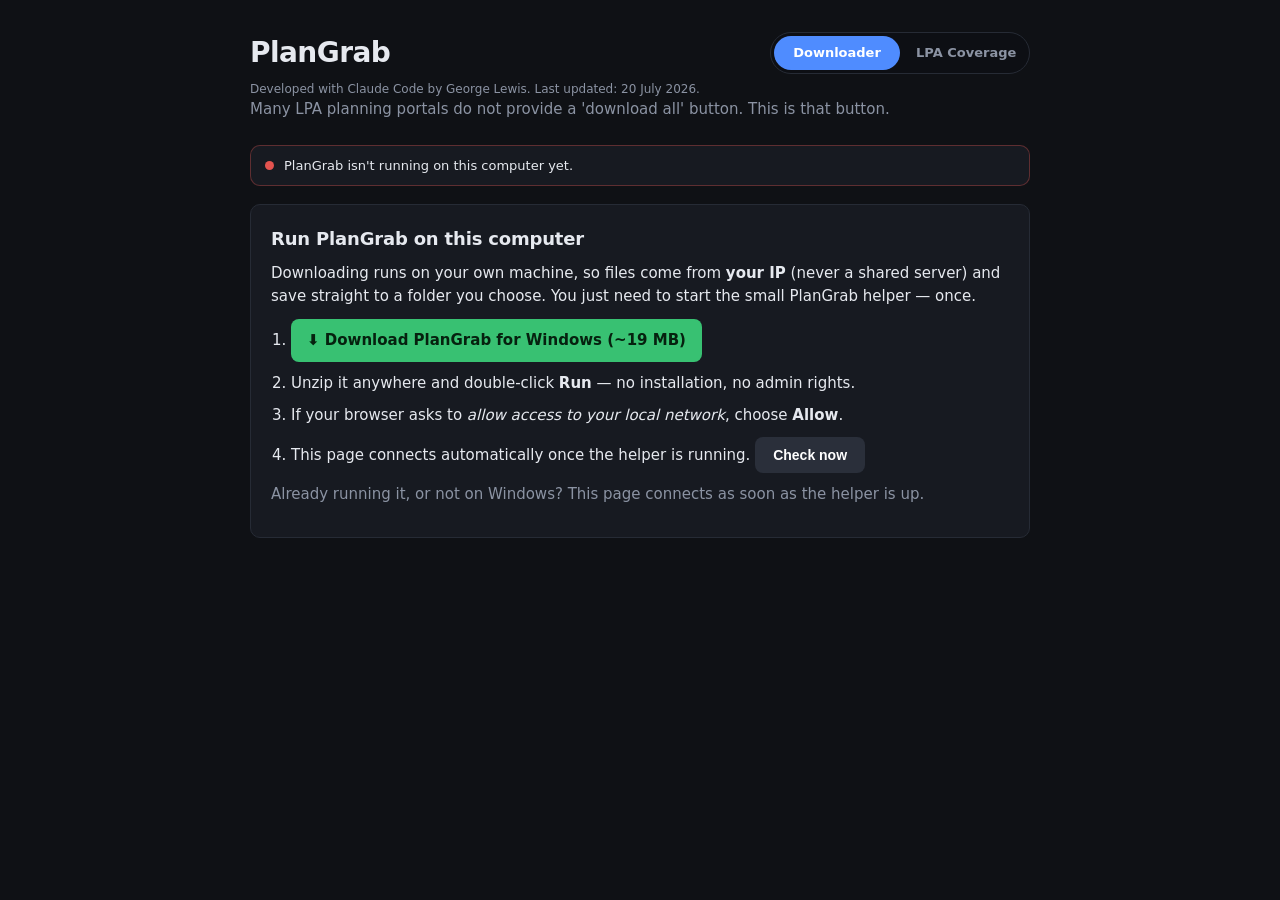
<file: docs/index.html>
<!DOCTYPE html>
<html lang="en">
<head>
  <meta charset="utf-8">
  <meta name="viewport" content="width=device-width, initial-scale=1">
  <title>PlanGrab</title>
  <link rel="stylesheet" href="styles.css">
</head>
<body>
  <!--
    Functional placeholder UI. The polished visual design produced in Claude
    Design drops in here, targeting the JSON contract documented in web/app.py.
    Keep the element ids / event flow, restyle freely.
  -->
  <main>
    <header>
      <div class="brandbar">
        <h1>PlanGrab</h1>
        <div class="page-toggle on-left">
          <span class="slider"></span>
          <a class="active" href="index.html">Downloader</a>
          <a href="coverage.html">LPA Coverage</a>
        </div>
      </div>
      <p class="byline">Developed with Claude Code by George Lewis. Last updated: 20 July 2026.</p>
      <p class="tagline">Many LPA planning portals do not provide a 'download all' button. This is that button.</p>
    </header>

    <!-- Hosted-UI connection state. On the helper's own local UI these stay
         hidden (JS shows the app immediately); on GitHub Pages they gate the
         form behind a live connection to the helper on this computer. -->
    <div id="helper-status" class="helper-status hidden">
      <span class="dot"></span>
      <span class="helper-msg"></span>
    </div>

    <section id="helper-onboarding" class="card onboarding hidden">
      <h2>Run PlanGrab on this computer</h2>
      <p>Downloading runs on your own machine, so files come from
        <strong>your IP</strong> (never a shared server) and save straight to a
        folder you choose. You just need to start the small PlanGrab helper — once.</p>
      <ol class="steps">
        <li>
          <a class="download-btn" href="https://github.com/gtlaix/PlanGrab/releases/latest/download/PlanGrab-win64.zip">&#11015;&#65039; Download PlanGrab for Windows (~19&nbsp;MB)</a>
        </li>
        <li>Unzip it anywhere and double-click <strong>Run</strong> — no installation, no admin rights.</li>
        <li>If your browser asks to <em>allow access to your local network</em>, choose <strong>Allow</strong>.</li>
        <li>This page connects automatically once the helper is running.
          <button id="helper-retry" class="secondary">Check now</button>
        </li>
      </ol>
      <p class="muted">Already running it, or not on Windows? This page connects as soon as the helper is up.</p>
    </section>

    <div id="app-body" class="hidden">
    <section class="card">
      <label for="ref-council">Find by application reference</label>
      <div class="row ref-row">
        <input id="ref-council" list="council-list" placeholder="Council (type to search)…" autocomplete="off" spellcheck="false">
        <input id="ref-number" type="text" placeholder="Reference, e.g. 23/02163/COND" autocomplete="off" spellcheck="false">
        <button id="find-ref">Find</button>
      </div>
      <datalist id="council-list"></datalist>
      <p id="find-status" class="status"></p>
    </section>

    <section class="card">
      <label for="url">…or paste the Documents Page URL</label>
      <div class="row">
        <input id="url" type="url" placeholder="e.g. https://pa.bristol.gov.uk/online-applications/applicationDetails.do?activeTab=documents&amp;keyVal=..." autocomplete="off">
        <button id="discover">Discover</button>
      </div>
      <p id="discover-status" class="status"></p>
    </section>

    <section id="results" class="card hidden">
      <div class="results-head">
        <div>
          <strong id="lpa"></strong>
          <span id="system" class="muted"></span>
        </div>
        <span id="count" class="pill"></span>
      </div>
      <p id="order-note" class="muted hidden">Documents are listed newest to oldest.</p>
      <ol id="doc-list"></ol>

      <div class="folder">
        <label for="folder">Save to folder</label>
        <div class="row">
          <input id="folder" type="text" placeholder="Choose or paste a folder path…">
          <button id="browse" class="secondary">Browse…</button>
        </div>
        <p id="folder-note" class="status"></p>
      </div>

      <button id="download" disabled>Download all</button>
      <div id="progress" class="progress hidden"><div id="progress-bar"></div></div>
      <p id="download-status" class="status"></p>
    </section>

    <section class="card">
      <label for="batch-council">Batch: download several applications at once</label>
      <div class="row ref-row">
        <input id="batch-council" list="council-list" placeholder="Council (type to search)…" autocomplete="off" spellcheck="false">
      </div>
      <textarea id="batch-refs" rows="4" placeholder="One application reference per line, e.g.&#10;23/02163/COND&#10;22/05126/LA&#10;89/00253/L"></textarea>
      <div class="folder">
        <label for="batch-folder">Save to folder</label>
        <div class="row">
          <input id="batch-folder" type="text" placeholder="Choose or paste a folder path… (one subfolder per application)">
          <button id="batch-browse" class="secondary">Browse…</button>
        </div>
        <p id="batch-folder-note" class="status"></p>
      </div>
      <button id="batch-download">Download batch</button>
      <div id="batch-progress" class="progress hidden"><div id="batch-progress-bar"></div></div>
      <ol id="batch-list"></ol>
      <p id="batch-status" class="status"></p>
    </section>
    </div><!-- /#app-body -->
  </main>

  <script src="app.js"></script>
</body>
</html>
</file>
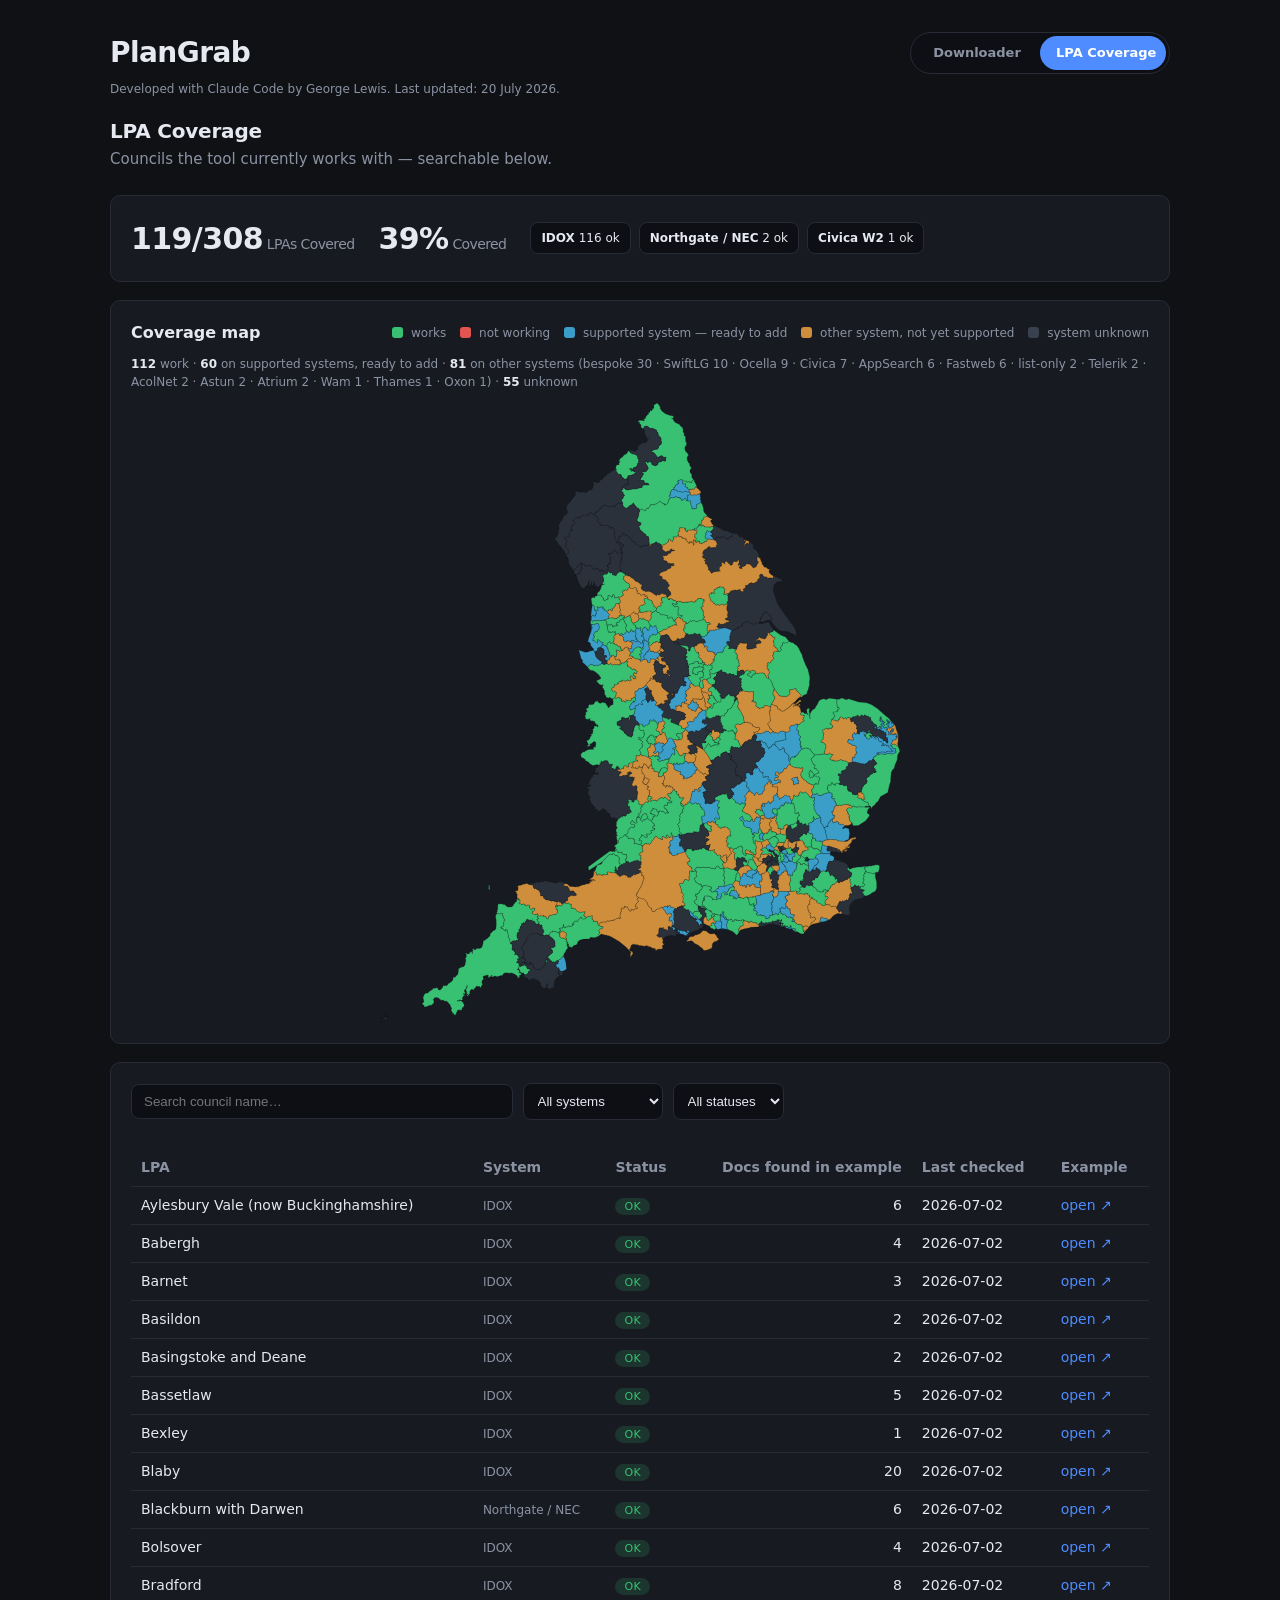
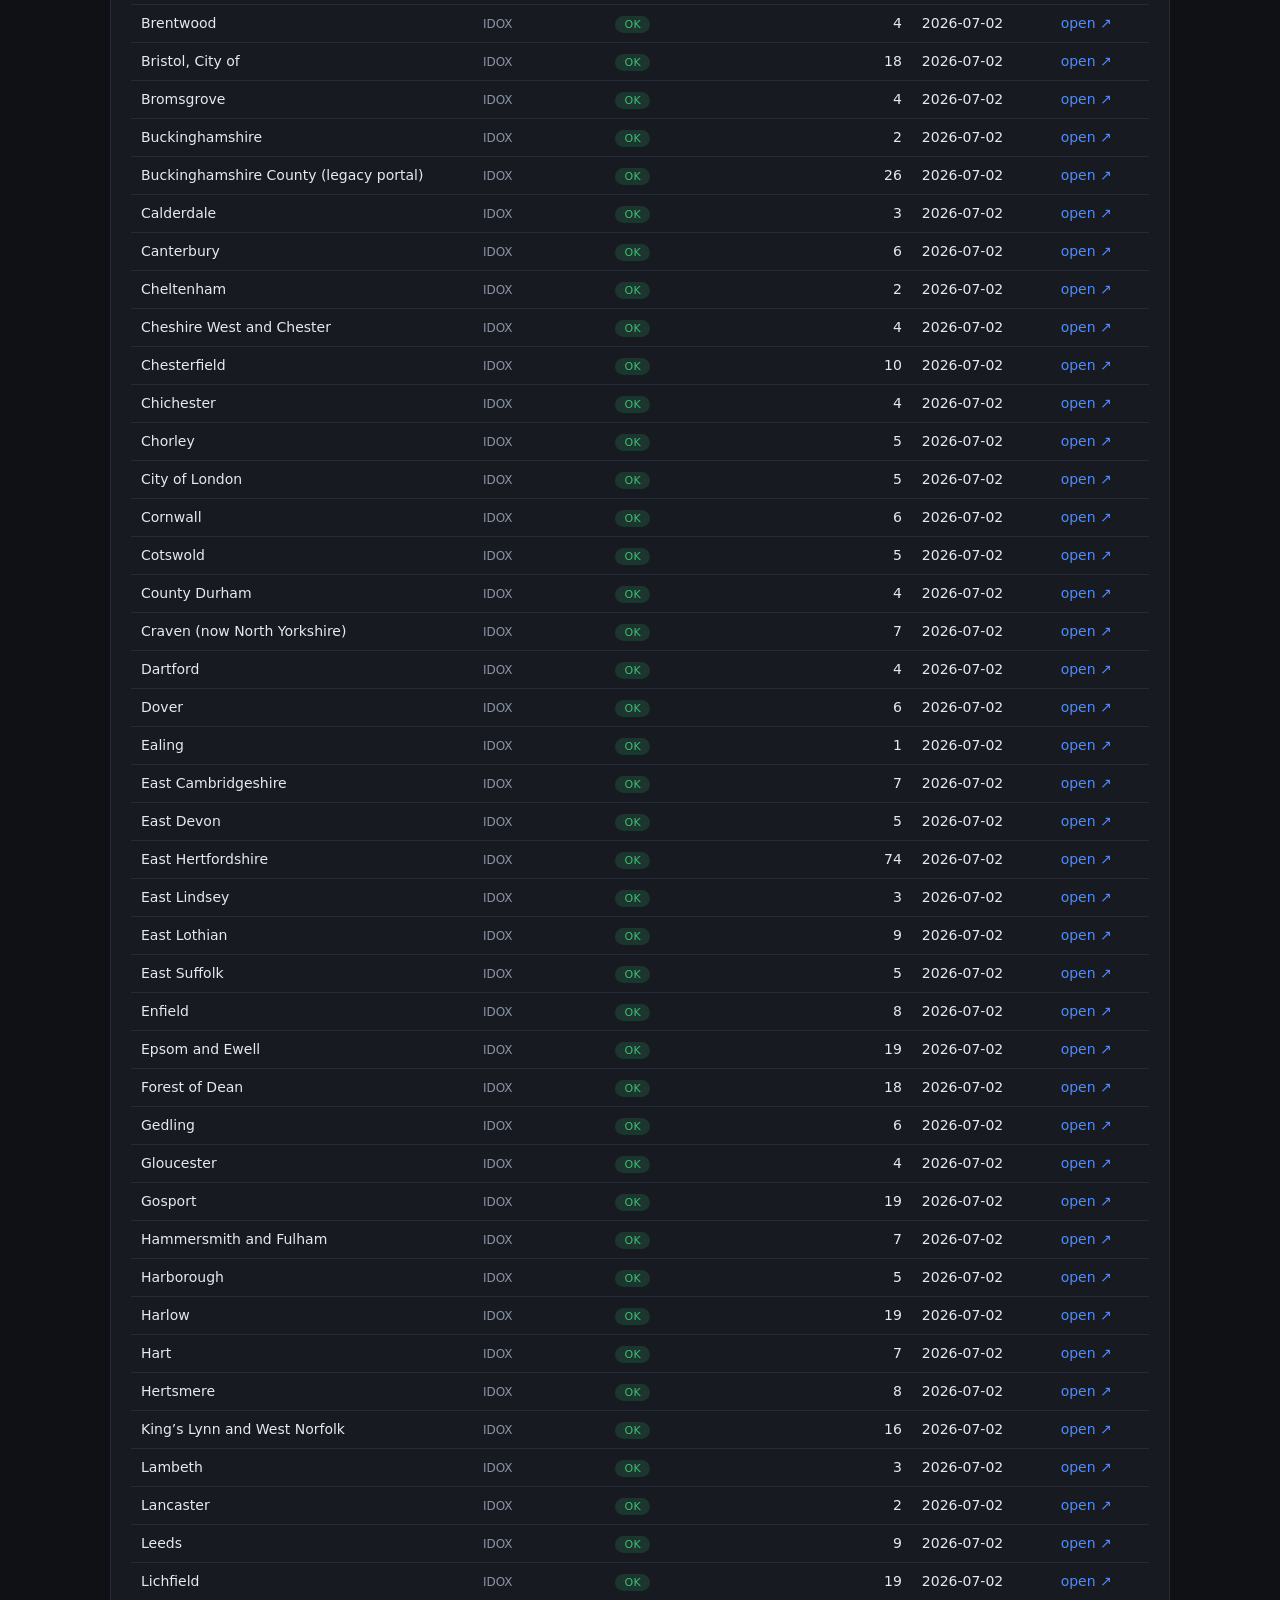
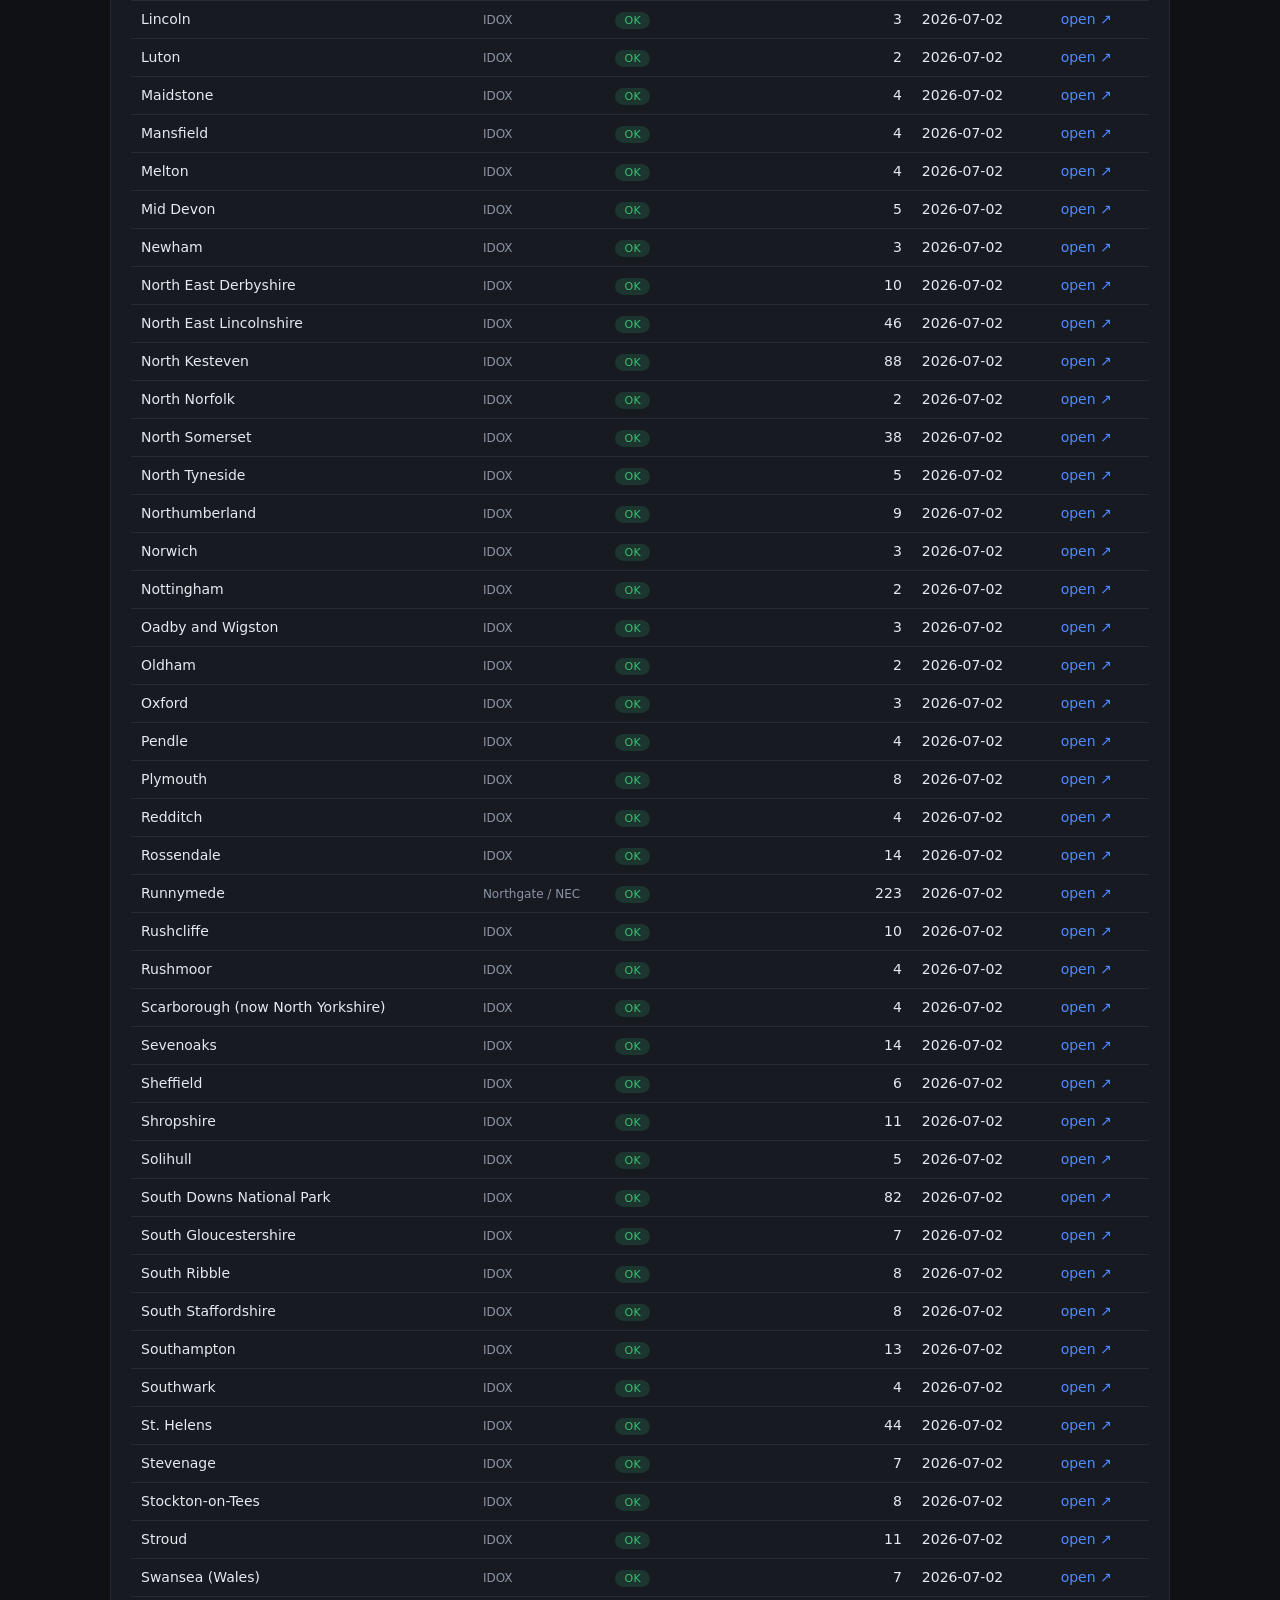
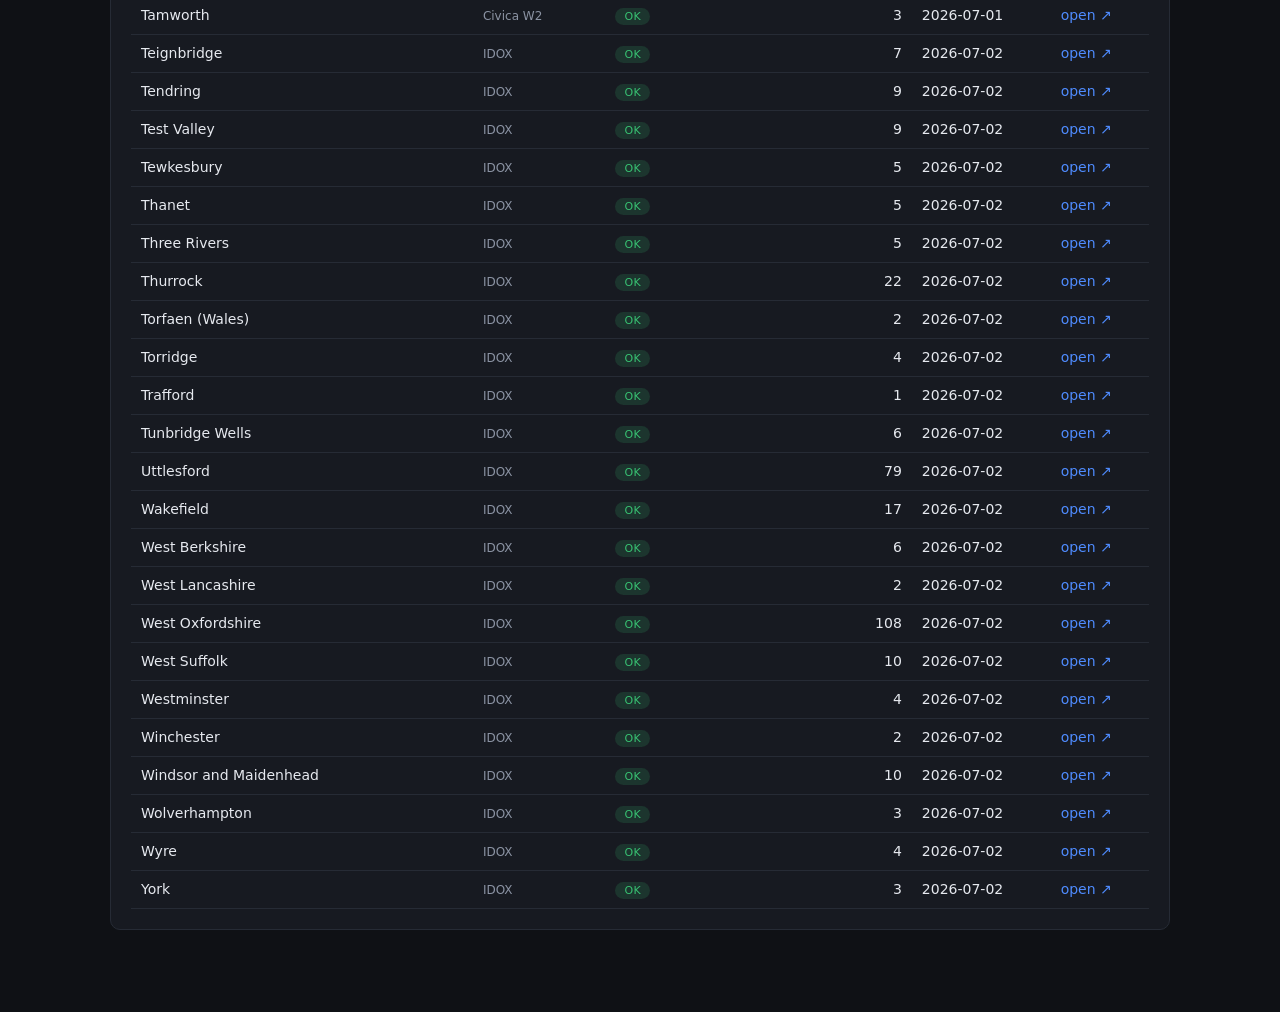
<file: docs/coverage.html>
<!DOCTYPE html>
<html lang="en">
<head>
  <meta charset="utf-8">
  <meta name="viewport" content="width=device-width, initial-scale=1">
  <title>PlanGrab — LPA coverage</title>
  <link rel="stylesheet" href="styles.css">
  <link rel="stylesheet" href="dashboard.css">
</head>
<body>
  <main class="wide">
    <header>
      <div class="brandbar">
        <h1>PlanGrab</h1>
        <div class="page-toggle on-right">
          <span class="slider"></span>
          <a href="index.html">Downloader</a>
          <a class="active" href="coverage.html">LPA Coverage</a>
        </div>
      </div>
      <p class="byline">Developed with Claude Code by George Lewis. Last updated: 20 July 2026.</p>
      <h2 class="page-title">LPA Coverage</h2>
      <p class="tagline">Councils the tool currently works with — searchable below.</p>
    </header>

    <section id="coverage" class="card cov"></section>

    <section class="card map-card">
      <div class="map-head">
        <h2>Coverage map</h2>
        <div class="map-legend">
          <span><i class="sw ok"></i> works</span>
          <span><i class="sw fail"></i> not working</span>
          <span><i class="sw addable"></i> supported system &mdash; ready to add</span>
          <span><i class="sw known"></i> other system, not yet supported</span>
          <span><i class="sw unknown"></i> system unknown</span>
        </div>
      </div>
      <p id="map-systems" class="map-systems"></p>
      <div class="map-wrap">
        <svg id="map" preserveAspectRatio="xMidYMid meet" aria-label="LPA coverage map"></svg>
        <div id="map-tip" class="map-tip hidden"></div>
      </div>
    </section>

    <section class="card">
      <div class="controls">
        <input id="search" type="search" placeholder="Search council name…" autocomplete="off">
        <select id="filter-system"><option value="">All systems</option></select>
        <select id="filter-status"><option value="">All statuses</option></select>
        <span class="spacer"></span>
        <button id="recheck" class="secondary" hidden title="Re-run discover() checks in the background">Re-run checks</button>
      </div>
      <p id="recheck-status" class="status"></p>
      <table id="grid">
        <thead>
          <tr>
            <th data-sort="lpa_name">LPA</th>
            <th data-sort="system">System</th>
            <th data-sort="status">Status</th>
            <th data-sort="doc_count" class="num">Docs found in example</th>
            <th data-sort="last_checked">Last checked</th>
            <th>Example</th>
          </tr>
        </thead>
        <tbody id="rows"></tbody>
      </table>
      <p id="empty" class="muted hidden">No rows match.</p>
    </section>
  </main>
  <script src="site.js"></script>
</body>
</html>
</file>
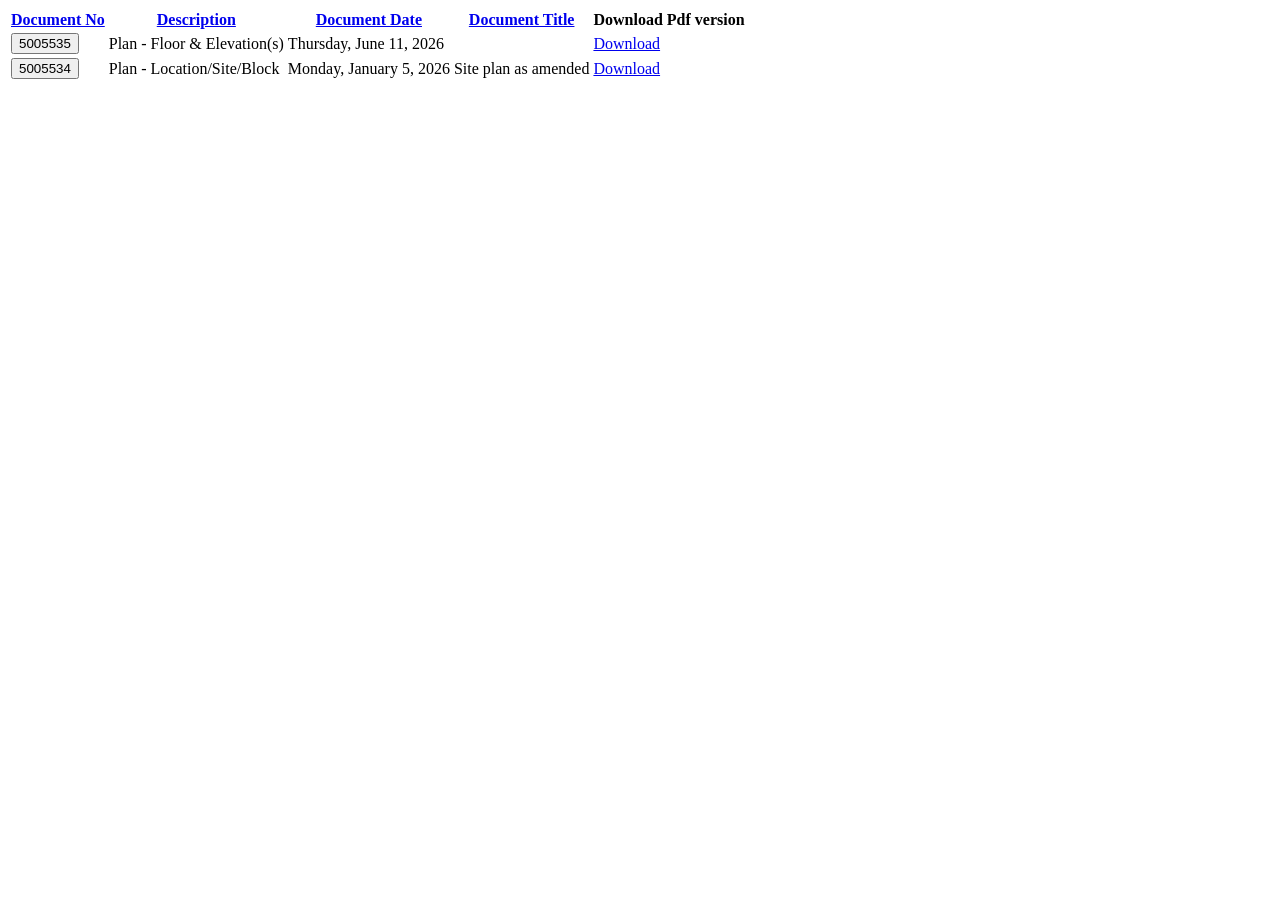
<file: tests/fixtures/civica_w2_documents.html>
<!DOCTYPE html PUBLIC "-//W3C//DTD XHTML 1.0 Transitional//EN" "http://www.w3.org/TR/xhtml1/DTD/xhtml1-transitional.dtd">
<html xmlns="http://www.w3.org/1999/xhtml" xmlns:w2="http://www.comino.com/jsftags">
<!-- Trimmed from a real Civica W2 / Comino documents page (Tamworth, July 2026).
     Structure preserved: sortable thead, tbody rows whose first cell is a submit
     button carrying the Document No, and a direct StreamDocPage download link. -->
<head><title>Planning documents</title></head>
<body>
<form id="_id136" name="_id136" method="post" action="/Planning/dialog.page">
<table>
<thead>
<tr>
<th class="sortColumn"><a href="#" id="_id136:data:_id168" title="Order by Document No">Document No</a></th>
<th class="sortColumn"><a href="#" id="_id136:data:_id173" title="Order by Description">Description</a></th>
<th class="sortColumn"><a href="#" id="_id136:data:_id178" title="Order by Document Date">Document Date</a></th>
<th class="sortColumn"><a href="#" id="_id136:data:_id183" title="Order by Document Title">Document Title</a></th>
<th class="sortColumn">Download Pdf version</th>
</tr>
</thead>
<tbody id="_id136:data:tbody_element">
<tr class="evenrows">
<td class="col"><input id="_id136:data:0:_id150" name="_id136:data:0:_id150" type="submit" value="5005535" class="linkButton" /></td>
<td class="col">Plan - Floor &amp; Elevation(s)</td>
<td class="col">Thursday, June 11, 2026</td>
<td class="col"></td>
<td class="col"><a id="_id136:data:0:_id162" href="/Planning/StreamDocPage/obj.pdf?DocNo=5005535&amp;PDF=true&amp;content=obj.pdf" target="_blank"><div class="linkText">Download</div></a></td>
</tr>
<tr class="oddrows">
<td class="col"><input id="_id136:data:1:_id150" name="_id136:data:1:_id150" type="submit" value="5005534" class="linkButton" /></td>
<td class="col">Plan - Location/Site/Block</td>
<td class="col">Monday, January 5, 2026</td>
<td class="col">Site plan as amended</td>
<td class="col"><a id="_id136:data:1:_id162" href="/Planning/StreamDocPage/obj.pdf?DocNo=5005534&amp;PDF=true&amp;content=obj.pdf" target="_blank"><div class="linkText">Download</div></a></td>
</tr>
</tbody>
</table>
</form>
</body>
</html>
</file>
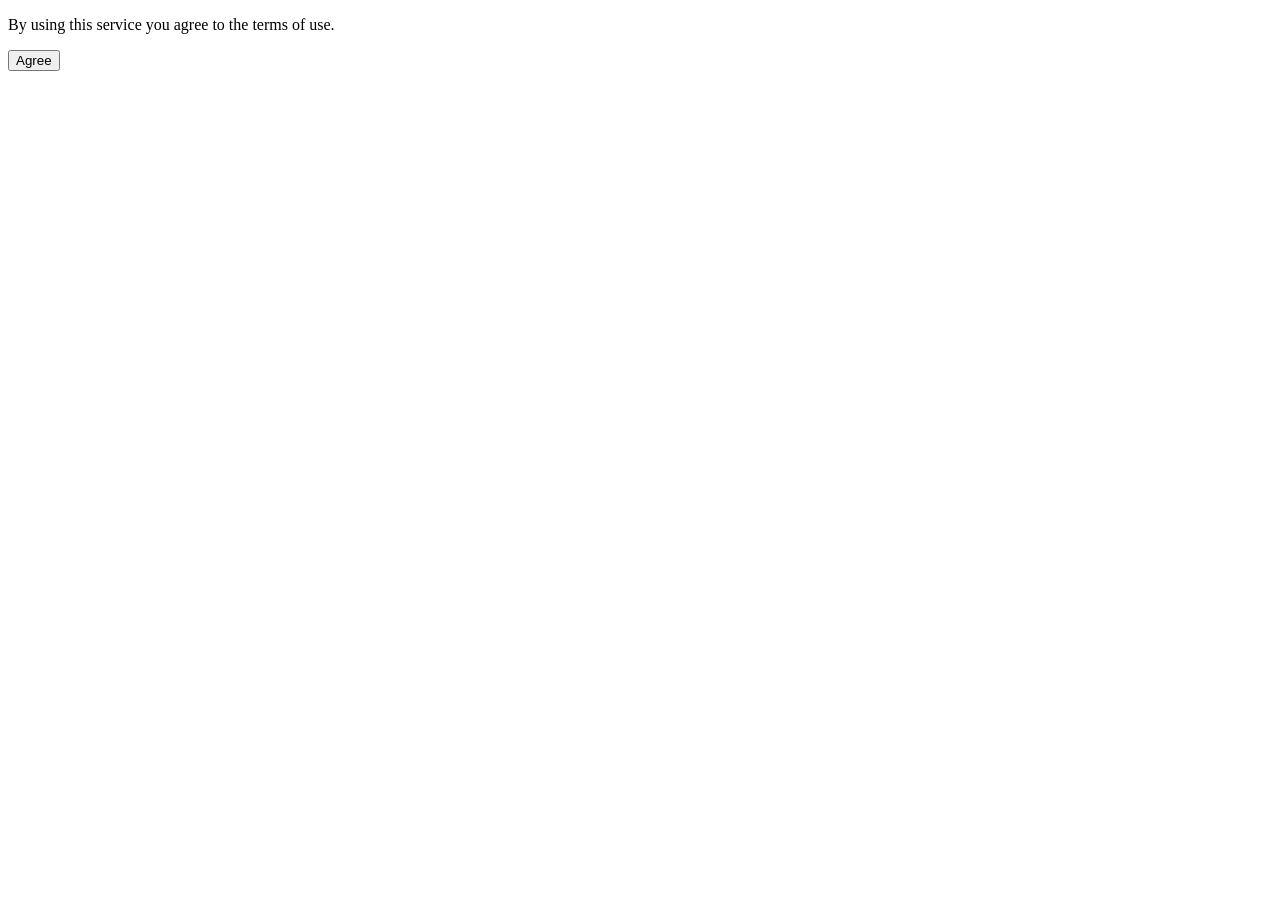
<file: tests/fixtures/idox_disclaimer.html>
<!DOCTYPE html>
<html><head><title>Planning Register : Disclaimer</title></head><body>
<!-- The IDOX "accept terms" interstitial that Somerset / BCP put in front of
     /online-applications/. IdoxScraper._fetch should POST the Accept form and
     retry. Used by tests/test_idox.py. -->
<form method="post" action="/Disclaimer/Accept?returnUrl=%2Fonline-applications%2F">
<p>By using this service you agree to the terms of use.</p>
<input aria-label="Button: Agree to disclaimer." type="submit" value="Agree" class="button"/>
</form>
</body></html>
</file>
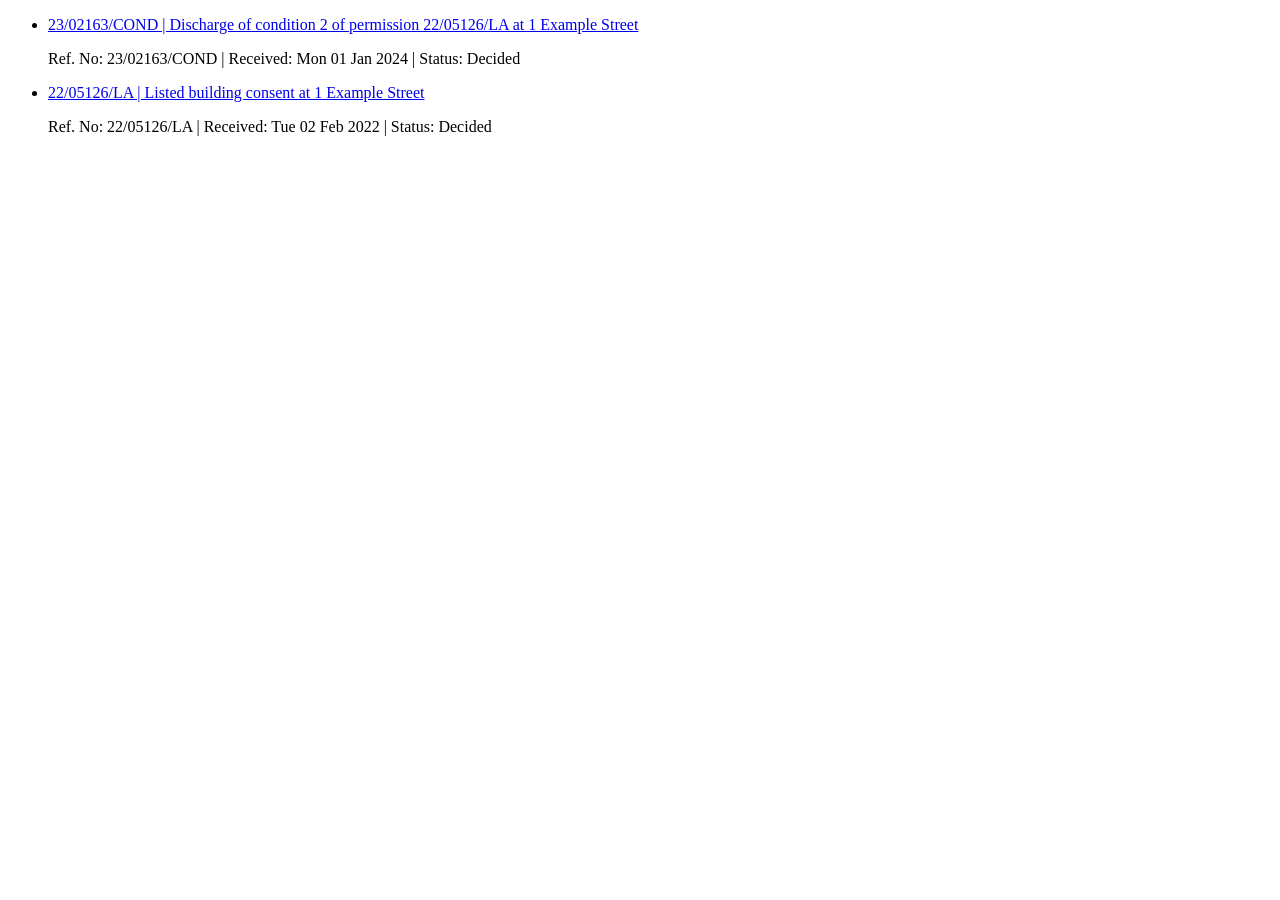
<file: tests/fixtures/idox_search_results.html>
<!DOCTYPE html>
<!-- Trimmed IDOX simple-search results page with TWO applications. Searching the
     permission "22/05126/LA" also surfaces a later COND whose *description*
     quotes it — the disambiguation trap. Each row's own "Ref. No" is what must
     be matched, never the first row or free row text. -->
<html lang="en">
<head><title>Search Results</title></head>
<body>
  <ul class="searchresults">
    <li class="searchresult">
      <a href="/online-applications/applicationDetails.do?activeTab=summary&amp;keyVal=RVIDUJDN06900">23/02163/COND | Discharge of condition 2 of permission 22/05126/LA at 1 Example Street</a>
      <p class="metaInfo">
        <span class="metaInfoLabel">Ref. No:</span> 23/02163/COND |
        <span class="metaInfoLabel">Received:</span> Mon 01 Jan 2024 |
        <span class="metaInfoLabel">Status:</span> Decided
      </p>
    </li>
    <li class="searchresult">
      <a href="/online-applications/applicationDetails.do?activeTab=summary&amp;keyVal=RK3S32DNMZE00">22/05126/LA | Listed building consent at 1 Example Street</a>
      <p class="metaInfo">
        <span class="metaInfoLabel">Ref. No:</span> 22/05126/LA |
        <span class="metaInfoLabel">Received:</span> Tue 02 Feb 2022 |
        <span class="metaInfoLabel">Status:</span> Decided
      </p>
    </li>
  </ul>
</body>
</html>
</file>
<file: docs/styles.css>
:root {
  --bg: #0f1115;
  --card: #171a21;
  --line: #262b35;
  --text: #e6e9ef;
  --muted: #8b93a3;
  --accent: #4f8cff;
  --ok: #38c172;
  --skip: #b8a03a;
  --fail: #e3534f;
  --radius: 10px;
}
* { box-sizing: border-box; }
body {
  margin: 0; background: var(--bg); color: var(--text);
  font: 15px/1.5 -apple-system, "Segoe UI", Roboto, system-ui, sans-serif;
}
main { max-width: 820px; margin: 0 auto; padding: 32px 20px 64px; }
header h1 { margin: 0; font-size: 28px; letter-spacing: -0.02em; }
.tagline { color: var(--muted); margin: 0 0 24px; }

/* Brand bar: PlanGrab on the left, page toggle on the right */
.brandbar { display: flex; justify-content: space-between; align-items: center; gap: 16px; }
.byline { color: var(--muted); font-size: 12px; margin: 6px 0 0; }
.page-title { margin: 18px 0 2px; font-size: 20px; letter-spacing: -0.01em; }

/* Sliding two-state page toggle (Downloader | LPA Coverage) */
.page-toggle {
  position: relative; display: inline-flex; padding: 3px;
  background: #0d0f14; border: 1px solid var(--line); border-radius: 999px;
  flex: 0 0 auto;
}
.page-toggle a {
  position: relative; z-index: 1; flex: 1; text-align: center; min-width: 104px;
  padding: 7px 16px; border-radius: 999px; font-size: 13px; font-weight: 600;
  color: var(--muted); text-decoration: none; transition: color .15s;
  white-space: nowrap;
}
.page-toggle a.active { color: #fff; }
.page-toggle .slider {
  position: absolute; top: 3px; bottom: 3px; width: calc(50% - 3px);
  border-radius: 999px; background: var(--accent); transition: left .18s ease;
}
.page-toggle.on-left .slider { left: 3px; }
.page-toggle.on-right .slider { left: 50%; }
.card {
  background: var(--card); border: 1px solid var(--line);
  border-radius: var(--radius); padding: 20px; margin-bottom: 18px;
}
label { display: block; font-weight: 600; margin-bottom: 8px; font-size: 13px; }
.row { display: flex; gap: 10px; }
/* Reference search: council picker + reference field share the row. The council
   picker is a touch narrower so the reference (the thing being typed) leads. */
.ref-row #ref-council { flex: 2; }
.ref-row #ref-number { flex: 3; }
@media (max-width: 560px) {
  .ref-row { flex-wrap: wrap; }
  .ref-row #ref-council, .ref-row #ref-number { flex: 1 1 100%; }
  .ref-row #find-ref { flex: 1 1 100%; }
}
input[type=url], input[type=text] {
  flex: 1; min-width: 0; padding: 10px 12px; border-radius: 8px;
  border: 1px solid var(--line); background: #0d0f14; color: var(--text); font-size: 14px;
}
input:focus { outline: 2px solid var(--accent); outline-offset: 0; border-color: transparent; }
button {
  padding: 10px 18px; border: 0; border-radius: 8px; background: var(--accent);
  color: white; font-weight: 600; font-size: 14px; cursor: pointer; white-space: nowrap;
}
button.secondary { background: #2a2f3a; }
button:disabled { opacity: 0.5; cursor: not-allowed; }
.status { min-height: 1.2em; margin: 10px 0 0; font-size: 13px; color: var(--muted); }
.status.error { color: var(--fail); }
.hidden { display: none; }
.muted { color: var(--muted); }
.results-head { display: flex; justify-content: space-between; align-items: center; margin-bottom: 12px; }
.results-head strong { font-size: 16px; margin-right: 8px; }
.pill { background: #2a2f3a; padding: 3px 10px; border-radius: 999px; font-size: 13px; }
ol#doc-list { list-style: none; margin: 0 0 20px; padding: 0; max-height: 340px; overflow: auto; }
ol#doc-list li {
  display: grid; grid-template-columns: 36px 1fr auto; gap: 10px; align-items: center;
  padding: 8px 10px; border-bottom: 1px solid var(--line); font-size: 14px;
}
ol#doc-list li .idx { color: var(--muted); font-variant-numeric: tabular-nums; }
ol#doc-list li .meta { color: var(--muted); font-size: 12px; }
.tag { font-size: 11px; padding: 2px 8px; border-radius: 999px; text-transform: uppercase; letter-spacing: 0.03em; }
.tag.downloaded { background: rgba(56,193,114,0.16); color: var(--ok); }
.tag.skipped { background: rgba(184,160,58,0.16); color: var(--skip); }
.tag.failed { background: rgba(227,83,79,0.16); color: var(--fail); }
.tag.pending { background: #2a2f3a; color: var(--muted); }
.folder { margin: 4px 0 18px; }

/* Overall download progress bar */
.progress {
  height: 8px; margin: 12px 0 0; border-radius: 999px;
  background: #0d0f14; border: 1px solid var(--line); overflow: hidden;
}
#progress-bar {
  height: 100%; width: 0; border-radius: 999px;
  background: var(--accent); transition: width .2s ease;
}
#progress-bar.has-failures { background: var(--skip); }

/* --- Hosted-UI helper connection state ------------------------------------ */
.helper-status {
  display: flex; align-items: center; gap: 10px;
  padding: 10px 14px; margin-bottom: 18px; border-radius: var(--radius);
  border: 1px solid var(--line); background: var(--card); font-size: 13px;
}
.helper-status .dot { width: 9px; height: 9px; border-radius: 50%; background: var(--muted); flex: 0 0 auto; }
.helper-status.connected { border-color: rgba(56,193,114,0.4); }
.helper-status.connected .dot { background: var(--ok); }
.helper-status.connected .helper-msg { color: var(--ok); }
.helper-status.disconnected { border-color: rgba(227,83,79,0.35); }
.helper-status.disconnected .dot { background: var(--fail); }

.onboarding h2 { margin: 0 0 10px; font-size: 18px; letter-spacing: -0.01em; }
.onboarding p { margin: 0 0 12px; }
.onboarding .steps { margin: 0 0 8px; padding-left: 20px; }
.onboarding .steps li { margin: 10px 0; }
.download-btn {
  display: inline-block; background: var(--ok); color: #06210f !important;
  padding: 10px 16px; border-radius: 8px; font-weight: 700; text-decoration: none;
}
.download-btn:hover { filter: brightness(1.08); }

/* --- Batch download -------------------------------------------------------- */
textarea#batch-refs {
  width: 100%; min-height: 96px; margin-bottom: 4px; padding: 10px 12px;
  border-radius: 8px; border: 1px solid var(--line);
  background: #0d0f14; color: var(--text); font: inherit; font-size: 14px; resize: vertical;
}
textarea#batch-refs:focus { outline: 2px solid var(--accent); outline-offset: 0; border-color: transparent; }
ol#batch-list { list-style: none; margin: 12px 0 0; padding: 0; max-height: 340px; overflow: auto; }
ol#batch-list li {
  display: grid; grid-template-columns: 1fr auto; gap: 10px; align-items: center;
  padding: 8px 10px; border-bottom: 1px solid var(--line); font-size: 14px;
}
ol#batch-list li .title { font-variant-numeric: tabular-nums; }
ol#batch-list li .meta { color: var(--muted); font-size: 12px; }
.tag.queued { background: #2a2f3a; color: var(--muted); }
.tag.working { background: rgba(79,140,255,0.16); color: var(--accent); }
.tag.not_found { background: rgba(184,160,58,0.16); color: var(--skip); }
</file>
<file: docs/dashboard.css>
main.wide { max-width: 1100px; }
.topbar { display: flex; justify-content: space-between; align-items: baseline; }
.back { color: var(--accent); text-decoration: none; font-size: 14px; }
.back:hover { text-decoration: underline; }

/* Coverage header strip */
.cov { display: flex; flex-wrap: wrap; gap: 24px; align-items: center; }
.cov .big { font-size: 30px; font-weight: 700; letter-spacing: -0.02em; }
.cov .big small { font-size: 14px; color: var(--muted); font-weight: 500; }
.cov .systems { display: flex; flex-wrap: wrap; gap: 8px; }
.cov .sys-chip {
  background: #0d0f14; border: 1px solid var(--line); border-radius: 8px;
  padding: 6px 10px; font-size: 12px;
}
.cov .sys-chip b { color: var(--text); }

/* Controls */
.controls { display: flex; gap: 10px; align-items: center; margin-bottom: 14px; flex-wrap: wrap; }
.controls input[type=search] { flex: 1; min-width: 180px; padding: 9px 12px; border-radius: 8px;
  border: 1px solid var(--line); background: #0d0f14; color: var(--text); }
.controls select { padding: 9px 10px; border-radius: 8px; border: 1px solid var(--line);
  background: #0d0f14; color: var(--text); }
.controls .spacer { flex: 1; }

/* Grid */
table#grid { width: 100%; border-collapse: collapse; font-size: 14px; }
table#grid th { text-align: left; padding: 8px 10px; border-bottom: 1px solid var(--line);
  color: var(--muted); font-weight: 600; cursor: pointer; user-select: none; white-space: nowrap; }
table#grid th.num { text-align: right; }
table#grid th[data-sort]::after { content: ""; opacity: 0.4; }
table#grid th.sort-asc::after { content: " ▲"; opacity: 0.9; }
table#grid th.sort-desc::after { content: " ▼"; opacity: 0.9; }
table#grid td { padding: 8px 10px; border-bottom: 1px solid var(--line); vertical-align: top; }
table#grid td.num { text-align: right; font-variant-numeric: tabular-nums; }
table#grid a { color: var(--accent); text-decoration: none; }
table#grid a:hover { text-decoration: underline; }
.system-tag { font-size: 12px; color: var(--muted); text-transform: capitalize; }

/* Status badges — colour-coded by meaning */
.badge { font-size: 11px; padding: 2px 9px; border-radius: 999px; text-transform: uppercase;
  letter-spacing: 0.03em; white-space: nowrap; }
.badge.ok            { background: rgba(56,193,114,0.16); color: var(--ok); }
.badge.no_documents  { background: rgba(184,160,58,0.16); color: var(--skip); }
.badge.stale_example { background: rgba(184,160,58,0.16); color: var(--skip); }
.badge.auth_or_terms { background: rgba(184,160,58,0.16); color: var(--skip); }
.badge.parse_error   { background: rgba(227,83,79,0.16); color: var(--fail); }
.badge.unsupported   { background: #2a2f3a; color: var(--muted); }
.badge.network_error { background: rgba(227,83,79,0.16); color: var(--fail); }
.badge.unchecked     { background: #2a2f3a; color: var(--muted); }
/* Rows needing human attention get a subtle left marker. */
tr.attention td:first-child { box-shadow: inset 3px 0 0 var(--skip); }
tr.attention.bad td:first-child { box-shadow: inset 3px 0 0 var(--fail); }
.msg { color: var(--muted); font-size: 12px; margin-top: 2px; }

/* Coverage map */
.map-head { display: flex; justify-content: space-between; align-items: center; flex-wrap: wrap; gap: 8px; }
.map-head h2 { margin: 0; font-size: 16px; }
.map-legend { display: flex; gap: 14px; font-size: 12px; color: var(--muted); }
.map-legend i.sw { display: inline-block; width: 11px; height: 11px; border-radius: 3px; margin-right: 4px; vertical-align: -1px; }
i.sw.ok { background: var(--ok); }
i.sw.fail { background: var(--fail); }
i.sw.addable { background: #3b9ec9; }
i.sw.known { background: #cf8e3b; }
i.sw.unknown { background: #3a414e; }
.map-systems { color: var(--muted); font-size: 12px; margin: 10px 0 0; }
.map-systems b { color: var(--text); font-weight: 600; }
.map-wrap { position: relative; margin-top: 12px; }
svg#map { width: 100%; height: auto; max-height: 620px; display: block; }
svg#map path { stroke: #0d0f14; stroke-width: 0.4; cursor: pointer; transition: fill .1s; }
svg#map path.ok { fill: var(--ok); }
svg#map path.fail { fill: var(--fail); }
svg#map path.addable { fill: #3b9ec9; }
svg#map path.known { fill: #cf8e3b; }
svg#map path.unknown { fill: #2b313b; }
svg#map path:hover { fill: var(--accent); }
.map-tip {
  position: absolute; pointer-events: none; z-index: 5;
  background: #0d0f14; border: 1px solid var(--line); border-radius: 7px;
  padding: 6px 9px; font-size: 12px; color: var(--text); max-width: 230px;
  box-shadow: 0 4px 14px rgba(0,0,0,0.5);
}
.map-tip .t-status { text-transform: uppercase; letter-spacing: .03em; font-size: 11px; }
.map-tip .t-status.ok { color: var(--ok); }
.map-tip .t-status.fail { color: var(--fail); }
.map-tip .t-status.addable { color: #6ec1e4; }
.map-tip .t-status.known { color: #e0a85a; }
.map-tip .t-status.unknown { color: var(--muted); }
</file>
